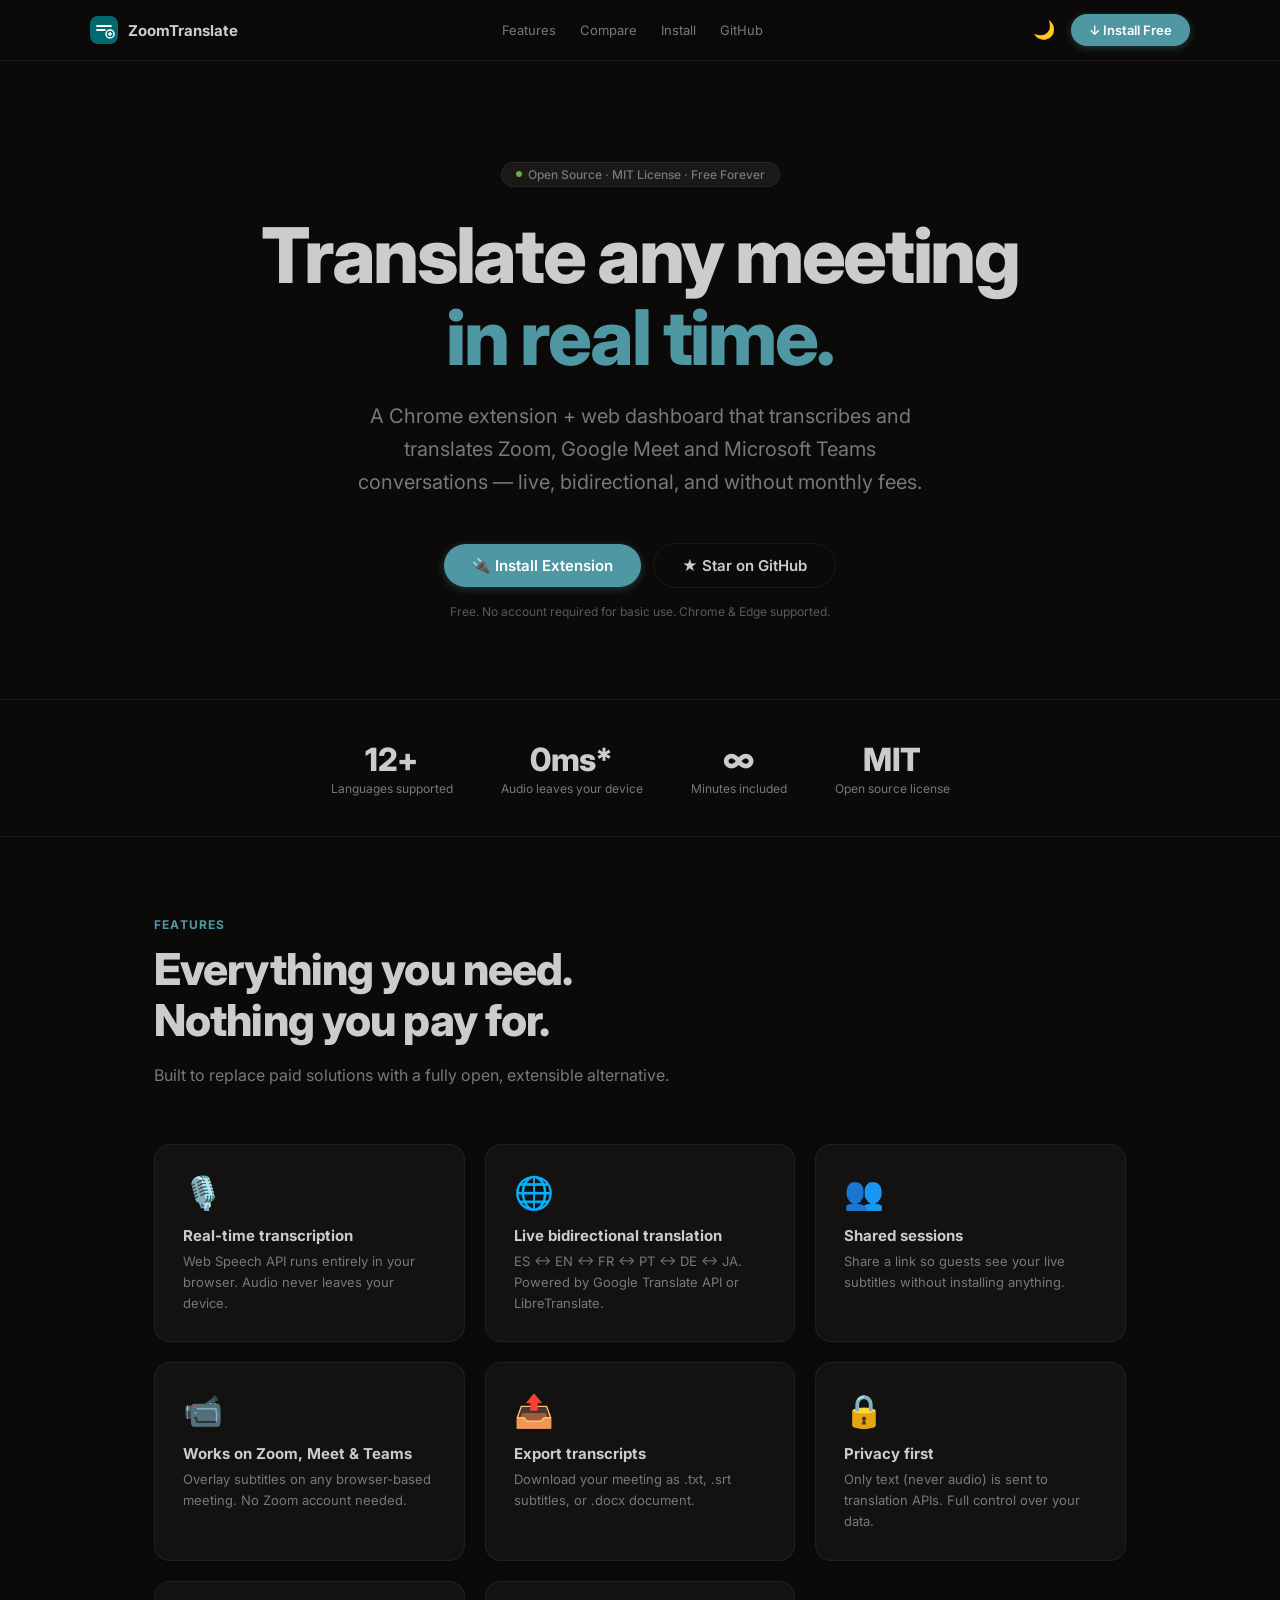
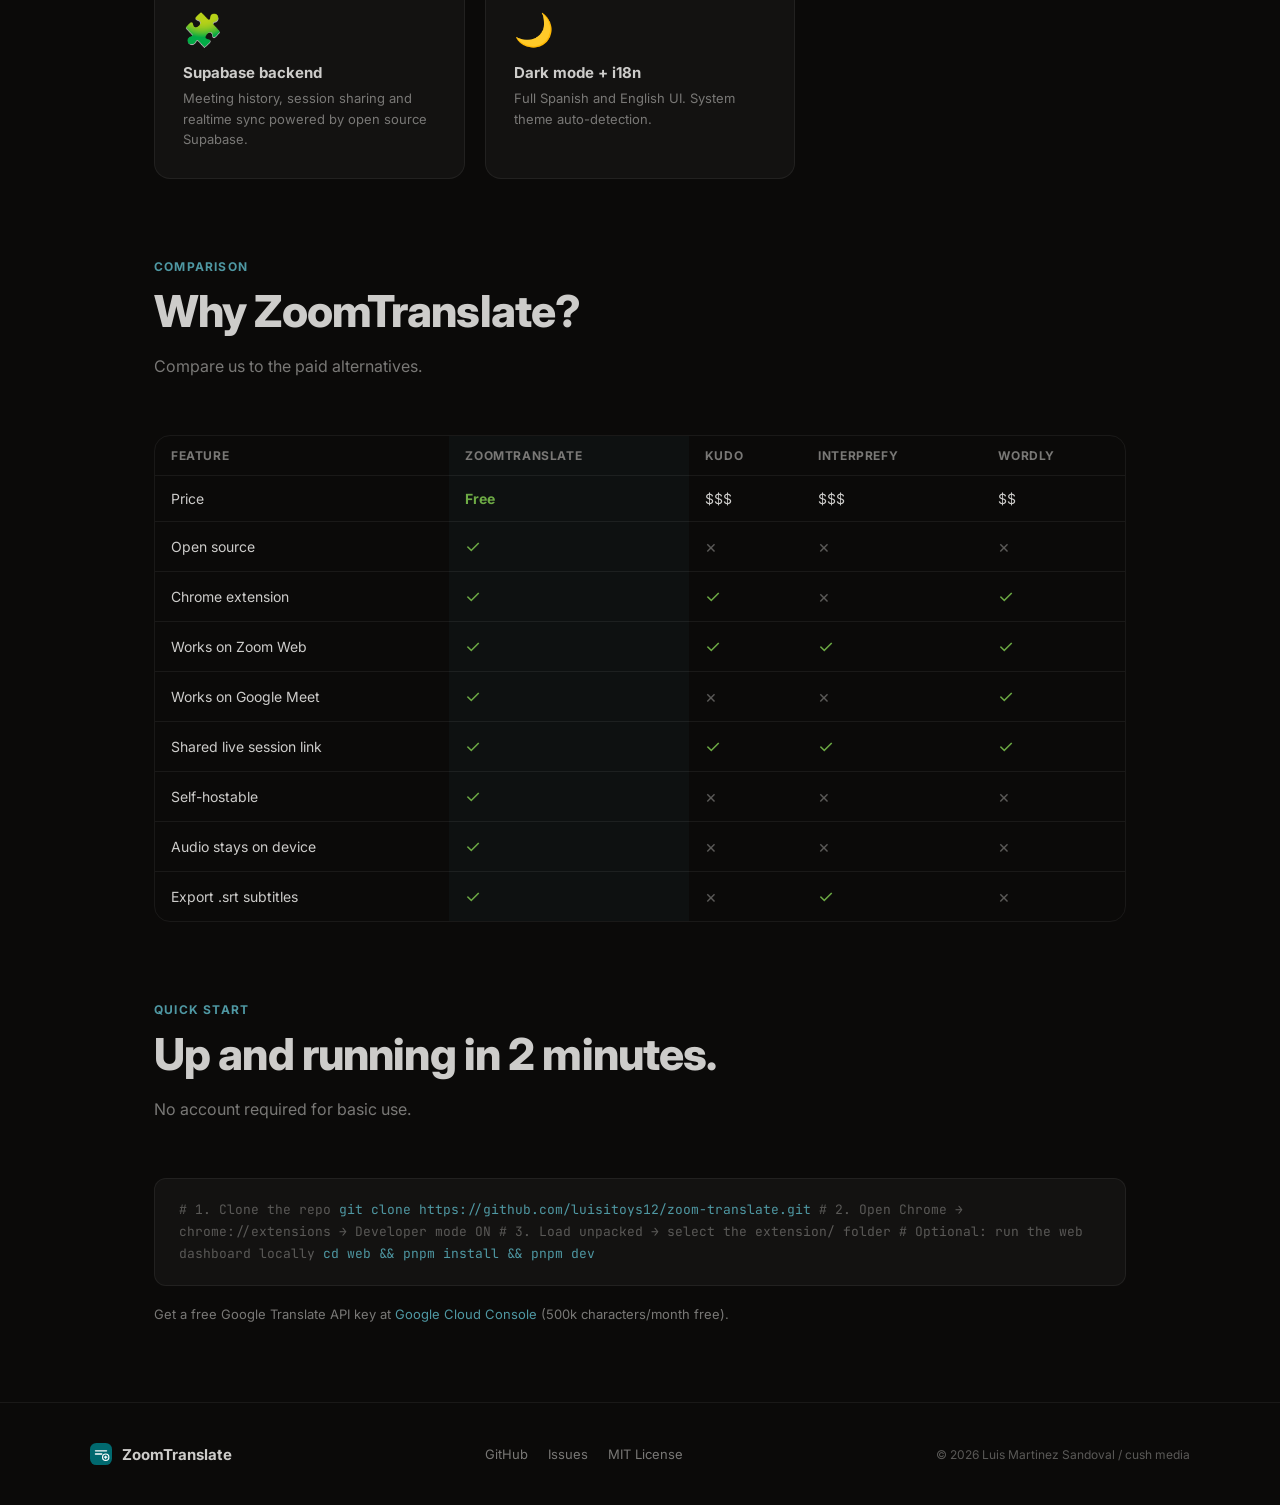
<file: docs/index.html>
<!DOCTYPE html>
<html lang="en" data-theme="dark">
<head>
<meta charset="UTF-8">
<meta name="viewport" content="width=device-width,initial-scale=1.0">
<title>ZoomTranslate — Open Source Real-Time Meeting Translator</title>
<meta name="description" content="Free, open source real-time translation for Zoom, Google Meet and Teams. Chrome extension + web dashboard. Compete with Kudo, Interprefy and Wordly.">
<meta property="og:title" content="ZoomTranslate — Free Real-Time Meeting Translator">
<meta property="og:description" content="Open source. No limits. Translate any meeting in real time.">
<meta property="og:url" content="https://luisitoys12.github.io/zoom-translate">
<link rel="preconnect" href="https://fonts.googleapis.com">
<link rel="preconnect" href="https://fonts.gstatic.com" crossorigin>
<link href="https://fonts.googleapis.com/css2?family=Inter:wght@300..800&family=JetBrains+Mono:wght@400;500&display=swap" rel="stylesheet">
<style>
:root,[data-theme="light"]{--bg:#f7f6f2;--surface:#f9f8f5;--surface-2:#fff;--border:rgba(40,37,29,.1);--text:#28251d;--muted:#7a7974;--faint:#bab9b4;--primary:#01696f;--primary-h:#0c4e54;--success:#437a22;--shadow:0 4px 24px rgba(40,37,29,.08)}
[data-theme="dark"]{--bg:#0b0a09;--surface:#131211;--surface-2:#1a1918;--border:rgba(205,204,202,.08);--text:#cdccca;--muted:#797876;--faint:#5a5957;--primary:#4f98a3;--primary-h:#227f8b;--success:#6daa45;--shadow:0 4px 24px rgba(0,0,0,.4)}
*{box-sizing:border-box;margin:0;padding:0}
html{scroll-behavior:smooth;-webkit-font-smoothing:antialiased}
body{font-family:'Inter',sans-serif;background:var(--bg);color:var(--text);min-height:100dvh}
a{color:var(--primary);text-decoration:none}
a:hover{text-decoration:underline}

/* NAV */
nav{position:sticky;top:0;z-index:100;background:color-mix(in oklab,var(--bg) 85%,transparent);backdrop-filter:blur(12px);border-bottom:1px solid var(--border);padding:0 5vw}
.nav-inner{max-width:1100px;margin:auto;display:flex;align-items:center;justify-content:space-between;height:60px;gap:24px}
.nav-logo{display:flex;align-items:center;gap:10px;font-weight:700;font-size:15px}
.nav-links{display:flex;align-items:center;gap:24px;font-size:13px;color:var(--muted)}
.nav-links a{color:var(--muted);transition:color .15s}.nav-links a:hover{color:var(--text);text-decoration:none}
.nav-actions{display:flex;align-items:center;gap:10px}
.btn{display:inline-flex;align-items:center;gap:6px;padding:8px 18px;border-radius:100px;font-size:13px;font-weight:600;cursor:pointer;transition:all .15s;border:none;font-family:'Inter',sans-serif}
.btn-primary{background:var(--primary);color:#fff;box-shadow:0 2px 8px color-mix(in oklab,var(--primary) 35%,transparent)}
.btn-primary:hover{background:var(--primary-h);text-decoration:none}
.btn-ghost{background:transparent;color:var(--text);border:1px solid var(--border)}
.btn-ghost:hover{background:var(--surface-2);text-decoration:none}
.icon-btn{background:none;border:none;cursor:pointer;color:var(--muted);padding:6px;border-radius:6px;font-size:18px;line-height:1;transition:color .15s}
.icon-btn:hover{color:var(--text)}

/* HERO */
.hero{max-width:1100px;margin:auto;padding:100px 5vw 80px;text-align:center}
.hero-badge{display:inline-flex;align-items:center;gap:6px;background:var(--surface-2);border:1px solid var(--border);border-radius:100px;padding:4px 14px;font-size:12px;font-weight:500;color:var(--muted);margin-bottom:28px}
.hero-badge .dot{width:6px;height:6px;border-radius:50%;background:var(--success)}
h1{font-size:clamp(2.5rem,6vw,5rem);font-weight:800;line-height:1.08;letter-spacing:-.03em;max-width:900px;margin:0 auto 20px}
h1 .accent{color:var(--primary)}
.hero-sub{font-size:clamp(1rem,2vw,1.25rem);color:var(--muted);max-width:600px;margin:0 auto 44px;line-height:1.65}
.hero-actions{display:flex;align-items:center;justify-content:center;gap:12px;flex-wrap:wrap}
.hero-note{margin-top:16px;font-size:12px;color:var(--faint)}

/* STATS */
.stats{display:flex;justify-content:center;gap:48px;padding:40px 5vw;border-top:1px solid var(--border);border-bottom:1px solid var(--border);flex-wrap:wrap}
.stat{text-align:center}
.stat-value{font-size:2rem;font-weight:800;letter-spacing:-.02em;color:var(--text)}
.stat-label{font-size:12px;color:var(--muted);margin-top:2px}

/* FEATURES */
.section{max-width:1100px;margin:auto;padding:80px 5vw}
.section-label{font-size:12px;font-weight:700;letter-spacing:.1em;text-transform:uppercase;color:var(--primary);margin-bottom:12px}
h2{font-size:clamp(1.75rem,3.5vw,2.75rem);font-weight:800;letter-spacing:-.02em;line-height:1.15;margin-bottom:16px}
.section-sub{font-size:1rem;color:var(--muted);max-width:560px;line-height:1.65;margin-bottom:56px}
.features-grid{display:grid;grid-template-columns:repeat(auto-fill,minmax(280px,1fr));gap:20px}
.feature-card{background:var(--surface);border:1px solid var(--border);border-radius:16px;padding:28px;transition:box-shadow .2s}
.feature-card:hover{box-shadow:var(--shadow)}
.feat-icon{font-size:2rem;margin-bottom:14px}
.feat-title{font-size:15px;font-weight:700;margin-bottom:6px}
.feat-desc{font-size:13px;color:var(--muted);line-height:1.6}

/* CODE */
.code-block{background:var(--surface);border:1px solid var(--border);border-radius:12px;padding:20px 24px;font-family:'JetBrains Mono',monospace;font-size:13px;line-height:1.7;overflow-x:auto;color:var(--text)}
.code-block .comment{color:var(--faint)}
.code-block .cmd{color:var(--primary)}

/* COMPARISON TABLE */
table{width:100%;border-collapse:collapse;font-size:14px}
th{text-align:left;padding:12px 16px;font-size:12px;font-weight:700;letter-spacing:.05em;text-transform:uppercase;color:var(--muted);border-bottom:1px solid var(--border)}
td{padding:14px 16px;border-bottom:1px solid var(--border);vertical-align:middle}
tr:last-child td{border-bottom:none}
.check{color:var(--success);font-size:18px}
.cross{color:var(--faint);font-size:18px}
.hl-row{background:color-mix(in oklab,var(--primary) 5%,transparent)}
.hl-row td:first-child{font-weight:700;color:var(--primary)}

/* FOOTER */
footer{border-top:1px solid var(--border);padding:40px 5vw;text-align:center}
.footer-inner{max-width:1100px;margin:auto;display:flex;align-items:center;justify-content:space-between;flex-wrap:wrap;gap:16px}
.footer-links{display:flex;gap:20px;font-size:13px;color:var(--muted)}
.footer-links a{color:var(--muted)}
.footer-copy{font-size:12px;color:var(--faint)}

@media(max-width:640px){
  .nav-links{display:none}
  .stats{gap:24px}
  .footer-inner{justify-content:center;text-align:center}
}
</style>
</head>
<body>

<nav>
  <div class="nav-inner">
    <div class="nav-logo">
      <svg width="28" height="28" viewBox="0 0 28 28" fill="none">
        <rect width="28" height="28" rx="8" fill="#01696f"/>
        <path d="M7 10h14M7 14h8" stroke="white" stroke-width="1.8" stroke-linecap="round"/>
        <circle cx="20" cy="18" r="4" stroke="white" stroke-width="1.5" fill="none"/>
        <path d="M18.5 18h3M20 16.5v3" stroke="white" stroke-width="1.5" stroke-linecap="round"/>
      </svg>
      ZoomTranslate
    </div>
    <div class="nav-links">
      <a href="#features">Features</a>
      <a href="#compare">Compare</a>
      <a href="#install">Install</a>
      <a href="https://github.com/luisitoys12/zoom-translate" target="_blank" rel="noopener">GitHub</a>
    </div>
    <div class="nav-actions">
      <button class="icon-btn" id="themeToggle" aria-label="Toggle theme">🌙</button>
      <a href="#install" class="btn btn-primary">↓ Install Free</a>
    </div>
  </div>
</nav>

<section class="hero">
  <div class="hero-badge"><span class="dot"></span> Open Source · MIT License · Free Forever</div>
  <h1>Translate any meeting<br><span class="accent">in real time.</span></h1>
  <p class="hero-sub">A Chrome extension + web dashboard that transcribes and translates Zoom, Google Meet and Microsoft Teams conversations — live, bidirectional, and without monthly fees.</p>
  <div class="hero-actions">
    <a href="#install" class="btn btn-primary" style="font-size:15px;padding:12px 28px">🔌 Install Extension</a>
    <a href="https://github.com/luisitoys12/zoom-translate" target="_blank" rel="noopener" class="btn btn-ghost" style="font-size:15px;padding:12px 28px">★ Star on GitHub</a>
  </div>
  <p class="hero-note">Free. No account required for basic use. Chrome &amp; Edge supported.</p>
</section>

<div class="stats">
  <div class="stat"><div class="stat-value">12+</div><div class="stat-label">Languages supported</div></div>
  <div class="stat"><div class="stat-value">0ms*</div><div class="stat-label">Audio leaves your device</div></div>
  <div class="stat"><div class="stat-value">∞</div><div class="stat-label">Minutes included</div></div>
  <div class="stat"><div class="stat-value">MIT</div><div class="stat-label">Open source license</div></div>
</div>

<section class="section" id="features">
  <div class="section-label">Features</div>
  <h2>Everything you need.<br>Nothing you pay for.</h2>
  <p class="section-sub">Built to replace paid solutions with a fully open, extensible alternative.</p>
  <div class="features-grid">
    <div class="feature-card"><div class="feat-icon">🎙️</div><div class="feat-title">Real-time transcription</div><div class="feat-desc">Web Speech API runs entirely in your browser. Audio never leaves your device.</div></div>
    <div class="feature-card"><div class="feat-icon">🌐</div><div class="feat-title">Live bidirectional translation</div><div class="feat-desc">ES ↔ EN ↔ FR ↔ PT ↔ DE ↔ JA. Powered by Google Translate API or LibreTranslate.</div></div>
    <div class="feature-card"><div class="feat-icon">👥</div><div class="feat-title">Shared sessions</div><div class="feat-desc">Share a link so guests see your live subtitles without installing anything.</div></div>
    <div class="feature-card"><div class="feat-icon">📹</div><div class="feat-title">Works on Zoom, Meet &amp; Teams</div><div class="feat-desc">Overlay subtitles on any browser-based meeting. No Zoom account needed.</div></div>
    <div class="feature-card"><div class="feat-icon">📤</div><div class="feat-title">Export transcripts</div><div class="feat-desc">Download your meeting as .txt, .srt subtitles, or .docx document.</div></div>
    <div class="feature-card"><div class="feat-icon">🔒</div><div class="feat-title">Privacy first</div><div class="feat-desc">Only text (never audio) is sent to translation APIs. Full control over your data.</div></div>
    <div class="feature-card"><div class="feat-icon">🧩</div><div class="feat-title">Supabase backend</div><div class="feat-desc">Meeting history, session sharing and realtime sync powered by open source Supabase.</div></div>
    <div class="feature-card"><div class="feat-icon">🌙</div><div class="feat-title">Dark mode + i18n</div><div class="feat-desc">Full Spanish and English UI. System theme auto-detection.</div></div>
  </div>
</section>

<section class="section" id="compare" style="padding-top:0">
  <div class="section-label">Comparison</div>
  <h2>Why ZoomTranslate?</h2>
  <p class="section-sub">Compare us to the paid alternatives.</p>
  <div style="overflow-x:auto;border:1px solid var(--border);border-radius:16px">
  <table>
    <thead><tr>
      <th>Feature</th>
      <th class="hl-row">ZoomTranslate</th>
      <th>Kudo</th>
      <th>Interprefy</th>
      <th>Wordly</th>
    </tr></thead>
    <tbody>
      <tr><td>Price</td><td class="hl-row"><strong style="color:var(--success)">Free</strong></td><td>$$$</td><td>$$$</td><td>$$</td></tr>
      <tr><td>Open source</td><td class="hl-row"><span class="check">✓</span></td><td><span class="cross">×</span></td><td><span class="cross">×</span></td><td><span class="cross">×</span></td></tr>
      <tr><td>Chrome extension</td><td class="hl-row"><span class="check">✓</span></td><td><span class="check">✓</span></td><td><span class="cross">×</span></td><td><span class="check">✓</span></td></tr>
      <tr><td>Works on Zoom Web</td><td class="hl-row"><span class="check">✓</span></td><td><span class="check">✓</span></td><td><span class="check">✓</span></td><td><span class="check">✓</span></td></tr>
      <tr><td>Works on Google Meet</td><td class="hl-row"><span class="check">✓</span></td><td><span class="cross">×</span></td><td><span class="cross">×</span></td><td><span class="check">✓</span></td></tr>
      <tr><td>Shared live session link</td><td class="hl-row"><span class="check">✓</span></td><td><span class="check">✓</span></td><td><span class="check">✓</span></td><td><span class="check">✓</span></td></tr>
      <tr><td>Self-hostable</td><td class="hl-row"><span class="check">✓</span></td><td><span class="cross">×</span></td><td><span class="cross">×</span></td><td><span class="cross">×</span></td></tr>
      <tr><td>Audio stays on device</td><td class="hl-row"><span class="check">✓</span></td><td><span class="cross">×</span></td><td><span class="cross">×</span></td><td><span class="cross">×</span></td></tr>
      <tr><td>Export .srt subtitles</td><td class="hl-row"><span class="check">✓</span></td><td><span class="cross">×</span></td><td><span class="check">✓</span></td><td><span class="cross">×</span></td></tr>
    </tbody>
  </table>
  </div>
</section>

<section class="section" id="install" style="padding-top:0">
  <div class="section-label">Quick Start</div>
  <h2>Up and running in 2 minutes.</h2>
  <p class="section-sub">No account required for basic use.</p>
  <div class="code-block">
<span class="comment"># 1. Clone the repo</span>
<span class="cmd">git clone https://github.com/luisitoys12/zoom-translate.git</span>

<span class="comment"># 2. Open Chrome → chrome://extensions → Developer mode ON</span>
<span class="comment"># 3. Load unpacked → select the extension/ folder</span>

<span class="comment"># Optional: run the web dashboard locally</span>
<span class="cmd">cd web && pnpm install && pnpm dev</span>
  </div>
  <p style="margin-top:20px;font-size:13px;color:var(--muted)">
    Get a free Google Translate API key at
    <a href="https://console.cloud.google.com/apis/library/translate.googleapis.com" target="_blank" rel="noopener">Google Cloud Console</a>
    (500k characters/month free).
  </p>
</section>

<footer>
  <div class="footer-inner">
    <div class="nav-logo">
      <svg width="22" height="22" viewBox="0 0 28 28" fill="none">
        <rect width="28" height="28" rx="8" fill="#01696f"/>
        <path d="M7 10h14M7 14h8" stroke="white" stroke-width="1.8" stroke-linecap="round"/>
        <circle cx="20" cy="18" r="4" stroke="white" stroke-width="1.5" fill="none"/>
        <path d="M18.5 18h3M20 16.5v3" stroke="white" stroke-width="1.5" stroke-linecap="round"/>
      </svg>
      ZoomTranslate
    </div>
    <div class="footer-links">
      <a href="https://github.com/luisitoys12/zoom-translate" target="_blank" rel="noopener">GitHub</a>
      <a href="https://github.com/luisitoys12/zoom-translate/issues" target="_blank" rel="noopener">Issues</a>
      <a href="https://github.com/luisitoys12/zoom-translate/blob/main/LICENSE" target="_blank" rel="noopener">MIT License</a>
    </div>
    <div class="footer-copy">© 2026 Luis Martinez Sandoval / cush media</div>
  </div>
</footer>

<script>
(function(){
  const t=document.getElementById('themeToggle'),r=document.documentElement;
  let d=r.getAttribute('data-theme')||'dark';
  t.addEventListener('click',()=>{
    d=d==='dark'?'light':'dark';
    r.setAttribute('data-theme',d);
    t.textContent=d==='dark'?'🌙':'☀️';
  });
})();
</script>
</body>
</html>
</file>
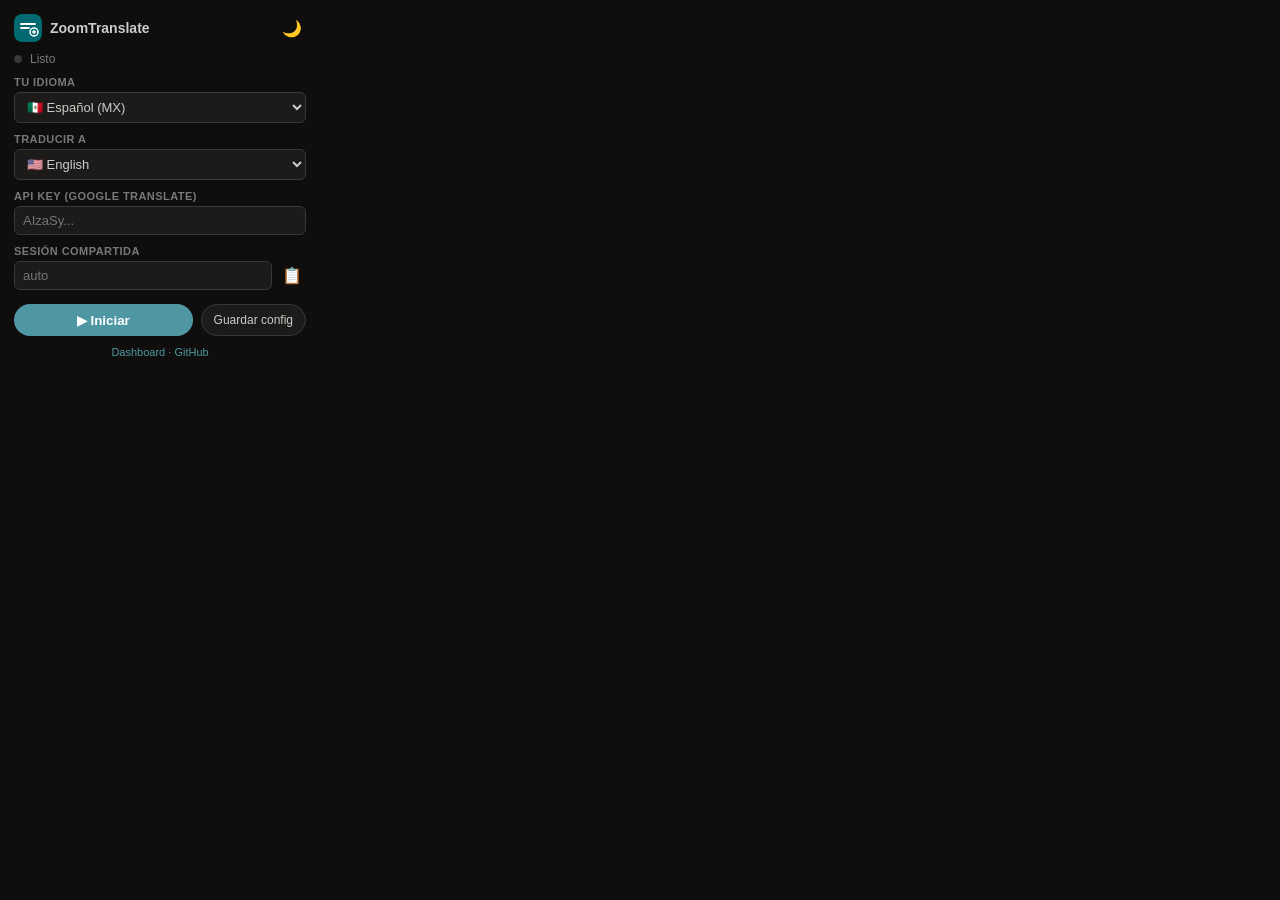
<file: extension/popup/popup.html>
<!DOCTYPE html>
<html lang="es" data-theme="dark">
<head>
<meta charset="UTF-8">
<meta name="viewport" content="width=device-width,initial-scale=1">
<title>ZoomTranslate</title>
<link rel="stylesheet" href="popup.css">
</head>
<body>
<div class="app">
  <header>
    <div class="logo">
      <svg width="28" height="28" viewBox="0 0 28 28" fill="none">
        <rect width="28" height="28" rx="8" fill="#01696f"/>
        <path d="M7 10h14M7 14h8" stroke="white" stroke-width="1.8" stroke-linecap="round"/>
        <circle cx="20" cy="18" r="4" stroke="white" stroke-width="1.5" fill="none"/>
        <path d="M18.5 18h3M20 16.5v3" stroke="white" stroke-width="1.5" stroke-linecap="round"/>
      </svg>
      <span>ZoomTranslate</span>
    </div>
    <button id="themeToggle" class="icon-btn" title="Toggle theme">🌙</button>
  </header>

  <div class="status-row">
    <div class="dot" id="statusDot"></div>
    <span id="statusText">Listo</span>
  </div>

  <div class="field">
    <label>Tu idioma</label>
    <select id="sourceLang">
      <option value="es-MX">🇲🇽 Español (MX)</option>
      <option value="es-ES">🇪🇸 Español (ES)</option>
      <option value="en-US">🇺🇸 English (US)</option>
      <option value="fr-FR">🇫🇷 Français</option>
      <option value="pt-BR">🇧🇷 Português</option>
    </select>
  </div>

  <div class="field">
    <label>Traducir a</label>
    <select id="targetLang">
      <option value="en">🇺🇸 English</option>
      <option value="es">🇲🇽 Español</option>
      <option value="fr">🇫🇷 Français</option>
      <option value="pt">🇧🇷 Português</option>
      <option value="de">🇩🇪 Deutsch</option>
      <option value="ja">🇯🇵 日本語</option>
      <option value="zh">🇨🇳 中文</option>
    </select>
  </div>

  <div class="field">
    <label>API Key (Google Translate)</label>
    <input type="password" id="apiKey" placeholder="AIzaSy...">
  </div>

  <div class="field">
    <label>Sesión compartida</label>
    <div class="session-row">
      <input type="text" id="sessionId" placeholder="auto" readonly>
      <button id="copySession" class="icon-btn" title="Copiar link">📋</button>
    </div>
  </div>

  <div class="actions">
    <button class="btn-primary" id="mainBtn">▶ Iniciar</button>
    <button class="btn-secondary" id="saveBtn">Guardar config</button>
  </div>

  <div class="footer">
    <a href="https://luisitoys12.github.io/zoom-translate" target="_blank">Dashboard</a>
    · <a href="https://github.com/luisitoys12/zoom-translate" target="_blank">GitHub</a>
  </div>
</div>
<script src="popup.js"></script>
</body>
</html>
</file>
<file: extension/popup/popup.css>
:root,[data-theme="light"]{--bg:#f7f6f2;--surface:#fff;--text:#28251d;--muted:#7a7974;--border:#d4d1ca;--primary:#01696f;--primary-h:#0c4e54}
[data-theme="dark"]{--bg:#0f0e0d;--surface:#1c1b19;--text:#cdccca;--muted:#797876;--border:#393836;--primary:#4f98a3;--primary-h:#227f8b}
*{box-sizing:border-box;margin:0;padding:0}
body{width:320px;font-family:'Inter',-apple-system,sans-serif;font-size:13px;background:var(--bg);color:var(--text)}
.app{padding:14px;display:flex;flex-direction:column;gap:10px}
header{display:flex;align-items:center;justify-content:space-between}
.logo{display:flex;align-items:center;gap:8px;font-weight:700;font-size:14px}
.status-row{display:flex;align-items:center;gap:8px;font-size:12px;color:var(--muted)}
.dot{width:8px;height:8px;border-radius:50%;background:var(--border)}
.dot.on{background:#6daa45;box-shadow:0 0 0 3px #3a4435;animation:pulse 1.5s infinite}
@keyframes pulse{0%,100%{opacity:1}50%{opacity:.5}}
.field{display:flex;flex-direction:column;gap:4px}
label{font-size:11px;font-weight:600;text-transform:uppercase;letter-spacing:.04em;color:var(--muted)}
select,input{font-size:13px;font-family:inherit;background:var(--surface);color:var(--text);border:1px solid var(--border);border-radius:6px;padding:6px 8px;outline:none;width:100%}
select:focus,input:focus{border-color:var(--primary)}
.session-row{display:flex;gap:6px}
.session-row input{flex:1}
.actions{display:flex;gap:8px;margin-top:4px}
.btn-primary{flex:1;background:var(--primary);color:#fff;border:none;border-radius:20px;padding:8px;font-weight:600;cursor:pointer;transition:background .15s}
.btn-primary:hover{background:var(--primary-h)}
.btn-primary.stop{background:#a12c7b}
.btn-secondary{background:var(--surface);color:var(--text);border:1px solid var(--border);border-radius:20px;padding:8px 12px;cursor:pointer;font-size:12px}
.icon-btn{background:none;border:none;cursor:pointer;font-size:16px;padding:4px}
.footer{font-size:11px;color:var(--muted);text-align:center}
.footer a{color:var(--primary);text-decoration:none}
</file>
